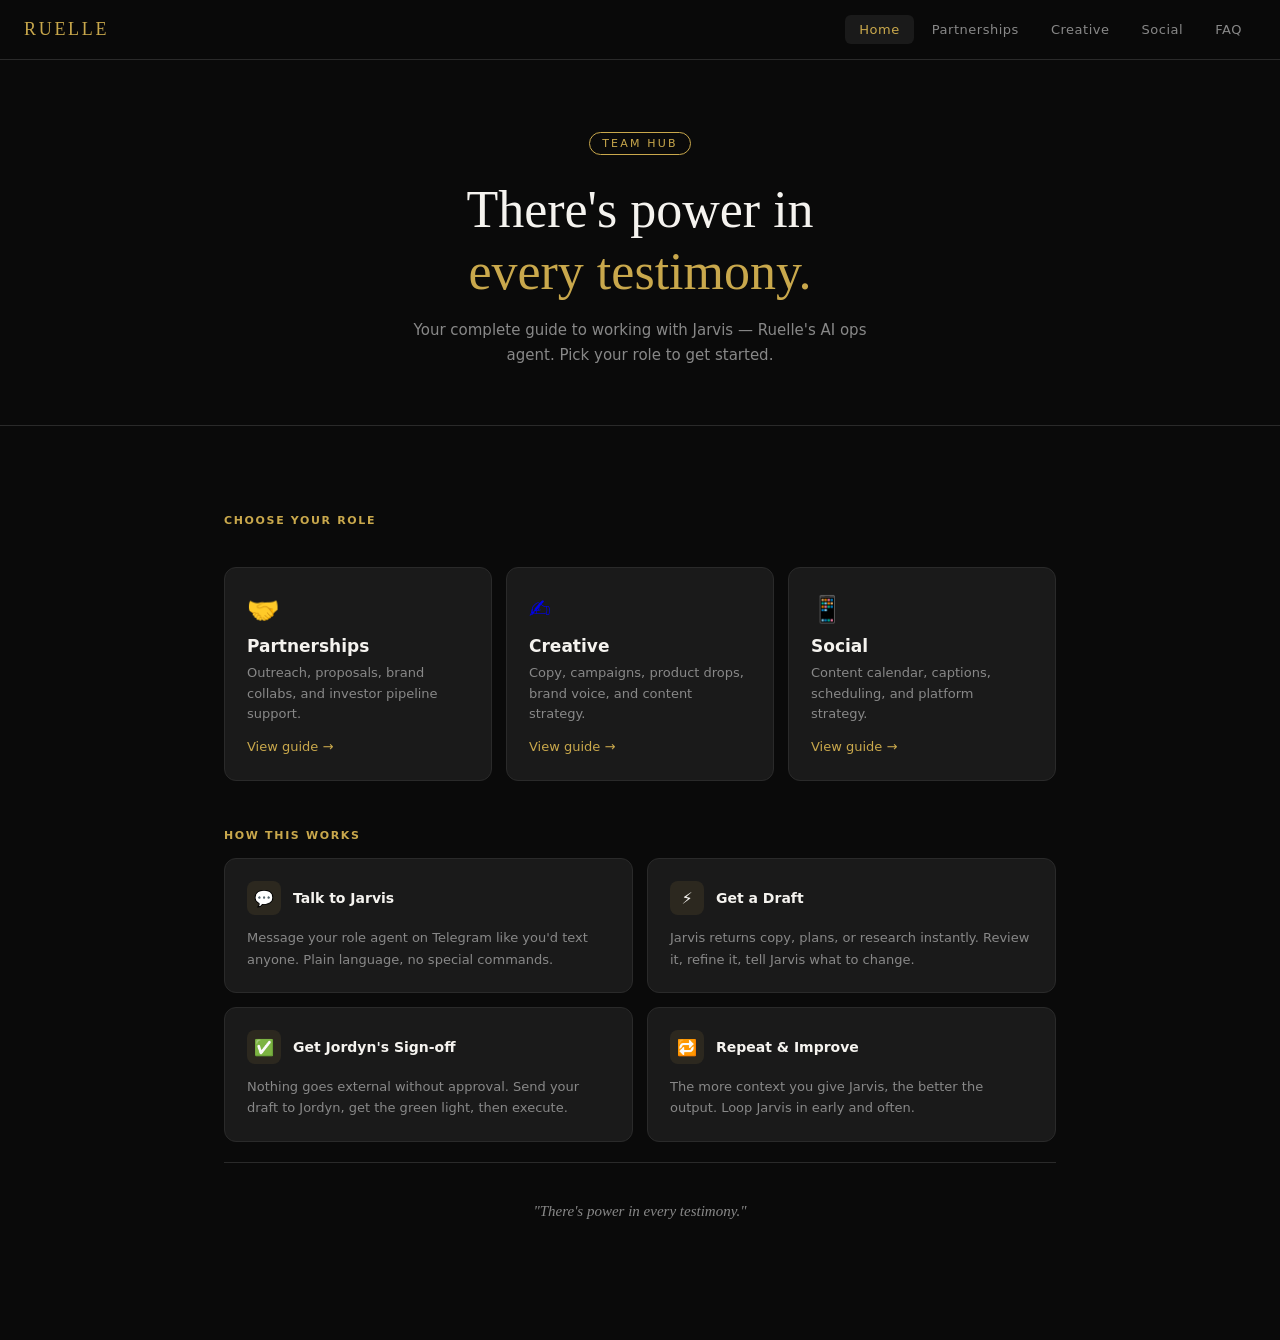
<file: index.html>
<!DOCTYPE html>
<html lang="en">
<head>
  <meta charset="UTF-8"/>
  <meta name="viewport" content="width=device-width, initial-scale=1.0"/>
  <title>Ruelle Team Hub</title>
  <link rel="stylesheet" href="_shared.css"/>
  <style>
    .hero { text-align: center; padding: 72px 24px 56px; border-bottom: 1px solid var(--border); }
    .hero-tag { display: inline-block; font-size: 11px; letter-spacing: 0.2em; text-transform: uppercase; color: var(--gold); border: 1px solid var(--gold); padding: 4px 12px; border-radius: 20px; margin-bottom: 24px; }
    .hero h1 { font-family: var(--font); font-size: clamp(30px, 5vw, 52px); font-weight: normal; line-height: 1.2; margin-bottom: 14px; }
    .hero h1 span { color: var(--gold); }
    .hero p { font-size: 15px; color: var(--muted); max-width: 480px; margin: 0 auto; line-height: 1.7; }
    .role-grid { display: grid; grid-template-columns: repeat(auto-fit, minmax(240px, 1fr)); gap: 14px; margin-top: 40px; }
    .role-card { background: var(--card); border: 1px solid var(--border); border-radius: 12px; padding: 26px 22px; transition: all 0.2s; text-decoration: none; display: block; }
    .role-card:hover { border-color: var(--gold); transform: translateY(-2px); }
    .role-card .role-emoji { font-size: 26px; margin-bottom: 12px; display: block; }
    .role-card h3 { font-size: 17px; font-weight: 600; margin-bottom: 7px; color: var(--white); }
    .role-card p { font-size: 13px; color: var(--muted); line-height: 1.6; }
    .role-card .go { color: var(--gold); font-size: 13px; margin-top: 14px; display: block; }
    .tagline { text-align: center; padding: 40px 24px; color: var(--muted); font-family: var(--font); font-style: italic; font-size: 15px; border-top: 1px solid var(--border); margin-top: 20px; }
  </style>
</head>
<body>
<nav>
  <a class="nav-logo" href="/ruelle-team-hub/">Ruelle</a>
  <div class="nav-links">
    <a class="nav-btn active" href="/ruelle-team-hub/">Home</a>
    <a class="nav-btn" href="/ruelle-team-hub/partnerships/">Partnerships</a>
    <a class="nav-btn" href="/ruelle-team-hub/creative/">Creative</a>
    <a class="nav-btn" href="/ruelle-team-hub/social/">Social</a>
    <a class="nav-btn" href="/ruelle-team-hub/faq/">FAQ</a>
  </div>
</nav>

<div class="hero">
  <div class="hero-tag">Team Hub</div>
  <h1>There's power in<br><span>every testimony.</span></h1>
  <p>Your complete guide to working with Jarvis — Ruelle's AI ops agent. Pick your role to get started.</p>
</div>

<div class="page">
  <div class="section-title">Choose Your Role</div>
  <div class="role-grid">
    <a class="role-card" href="/ruelle-team-hub/partnerships/">
      <span class="role-emoji">🤝</span>
      <h3>Partnerships</h3>
      <p>Outreach, proposals, brand collabs, and investor pipeline support.</p>
      <span class="go">View guide →</span>
    </a>
    <a class="role-card" href="/ruelle-team-hub/creative/">
      <span class="role-emoji">✍️</span>
      <h3>Creative</h3>
      <p>Copy, campaigns, product drops, brand voice, and content strategy.</p>
      <span class="go">View guide →</span>
    </a>
    <a class="role-card" href="/ruelle-team-hub/social/">
      <span class="role-emoji">📱</span>
      <h3>Social</h3>
      <p>Content calendar, captions, scheduling, and platform strategy.</p>
      <span class="go">View guide →</span>
    </a>
  </div>

  <div class="section-title" style="margin-top:48px;">How This Works</div>
  <div class="cards cards-2">
    <div class="card"><div class="card-header"><div class="card-icon">💬</div><h3>Talk to Jarvis</h3></div><p>Message your role agent on Telegram like you'd text anyone. Plain language, no special commands.</p></div>
    <div class="card"><div class="card-header"><div class="card-icon">⚡</div><h3>Get a Draft</h3></div><p>Jarvis returns copy, plans, or research instantly. Review it, refine it, tell Jarvis what to change.</p></div>
    <div class="card"><div class="card-header"><div class="card-icon">✅</div><h3>Get Jordyn's Sign-off</h3></div><p>Nothing goes external without approval. Send your draft to Jordyn, get the green light, then execute.</p></div>
    <div class="card"><div class="card-header"><div class="card-icon">🔁</div><h3>Repeat & Improve</h3></div><p>The more context you give Jarvis, the better the output. Loop Jarvis in early and often.</p></div>
  </div>

  <div class="tagline">"There's power in every testimony."</div>
</div>
</body>
</html>
</file>
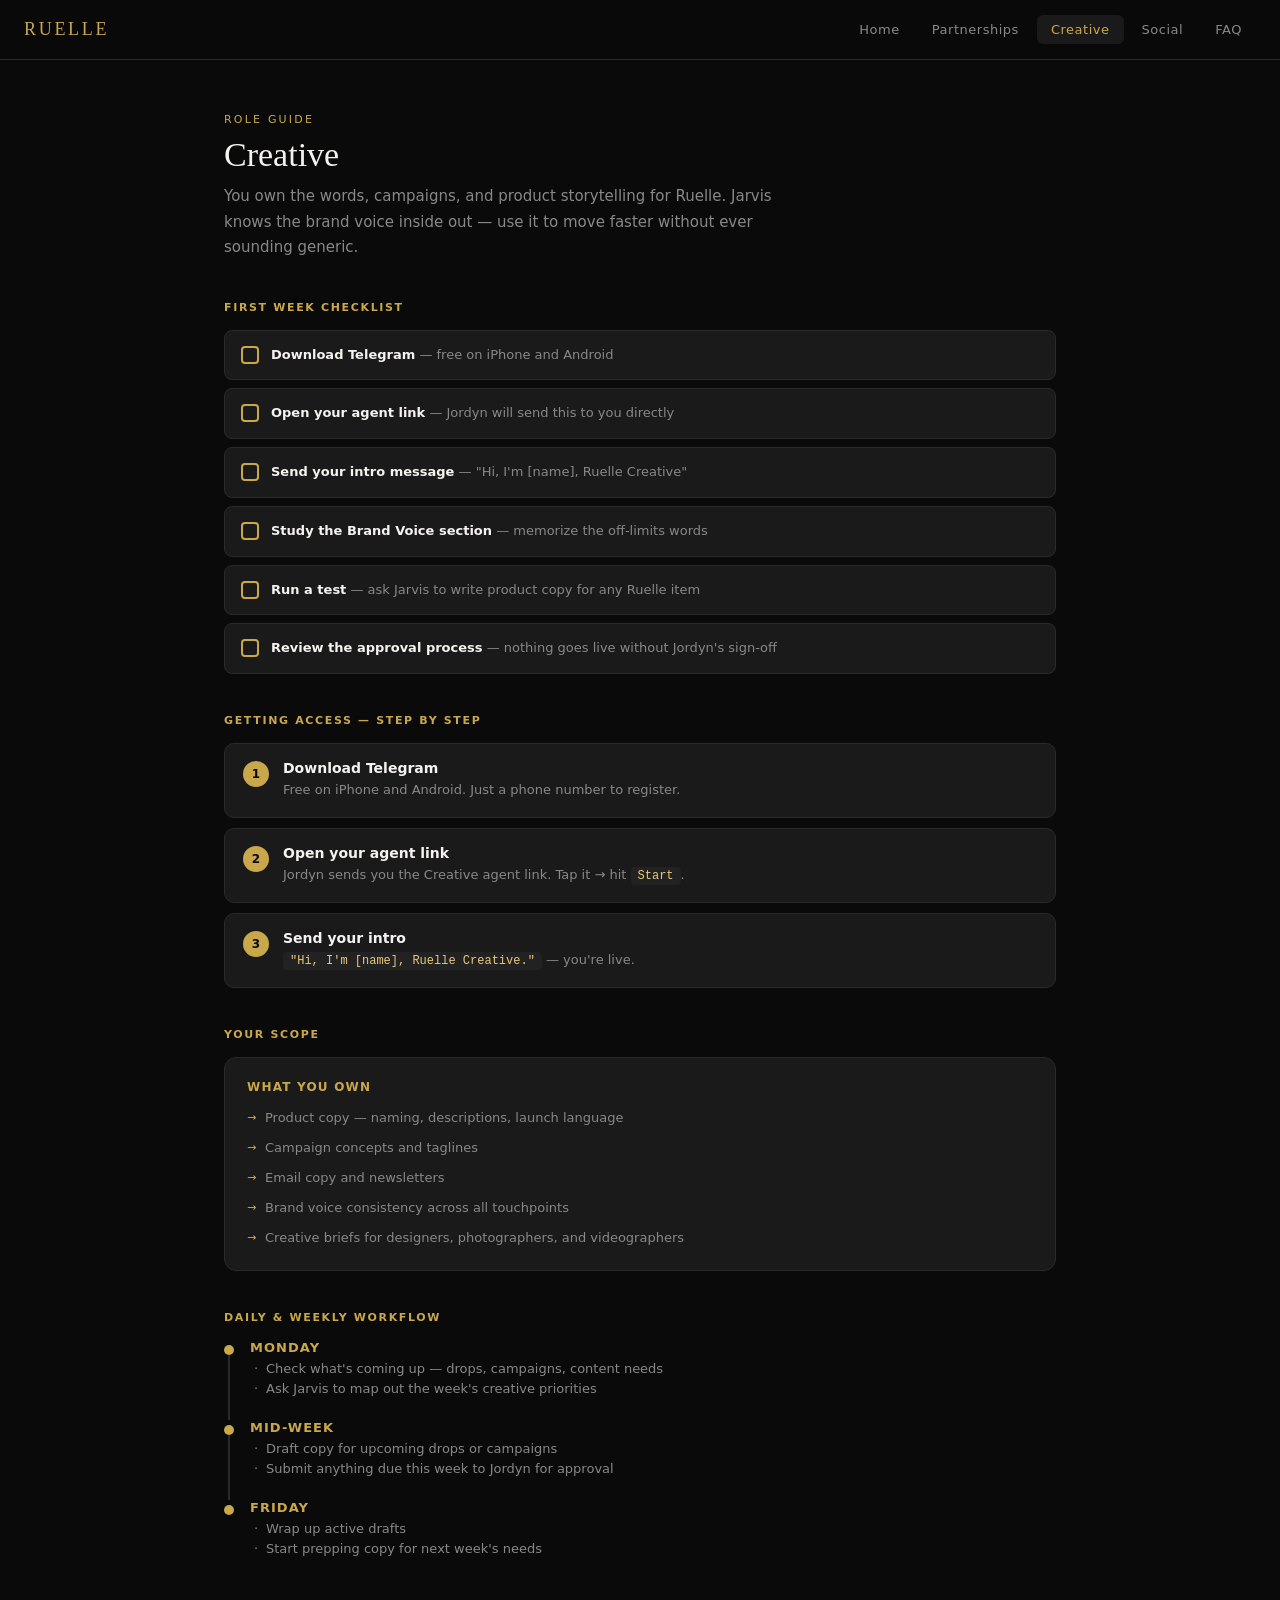
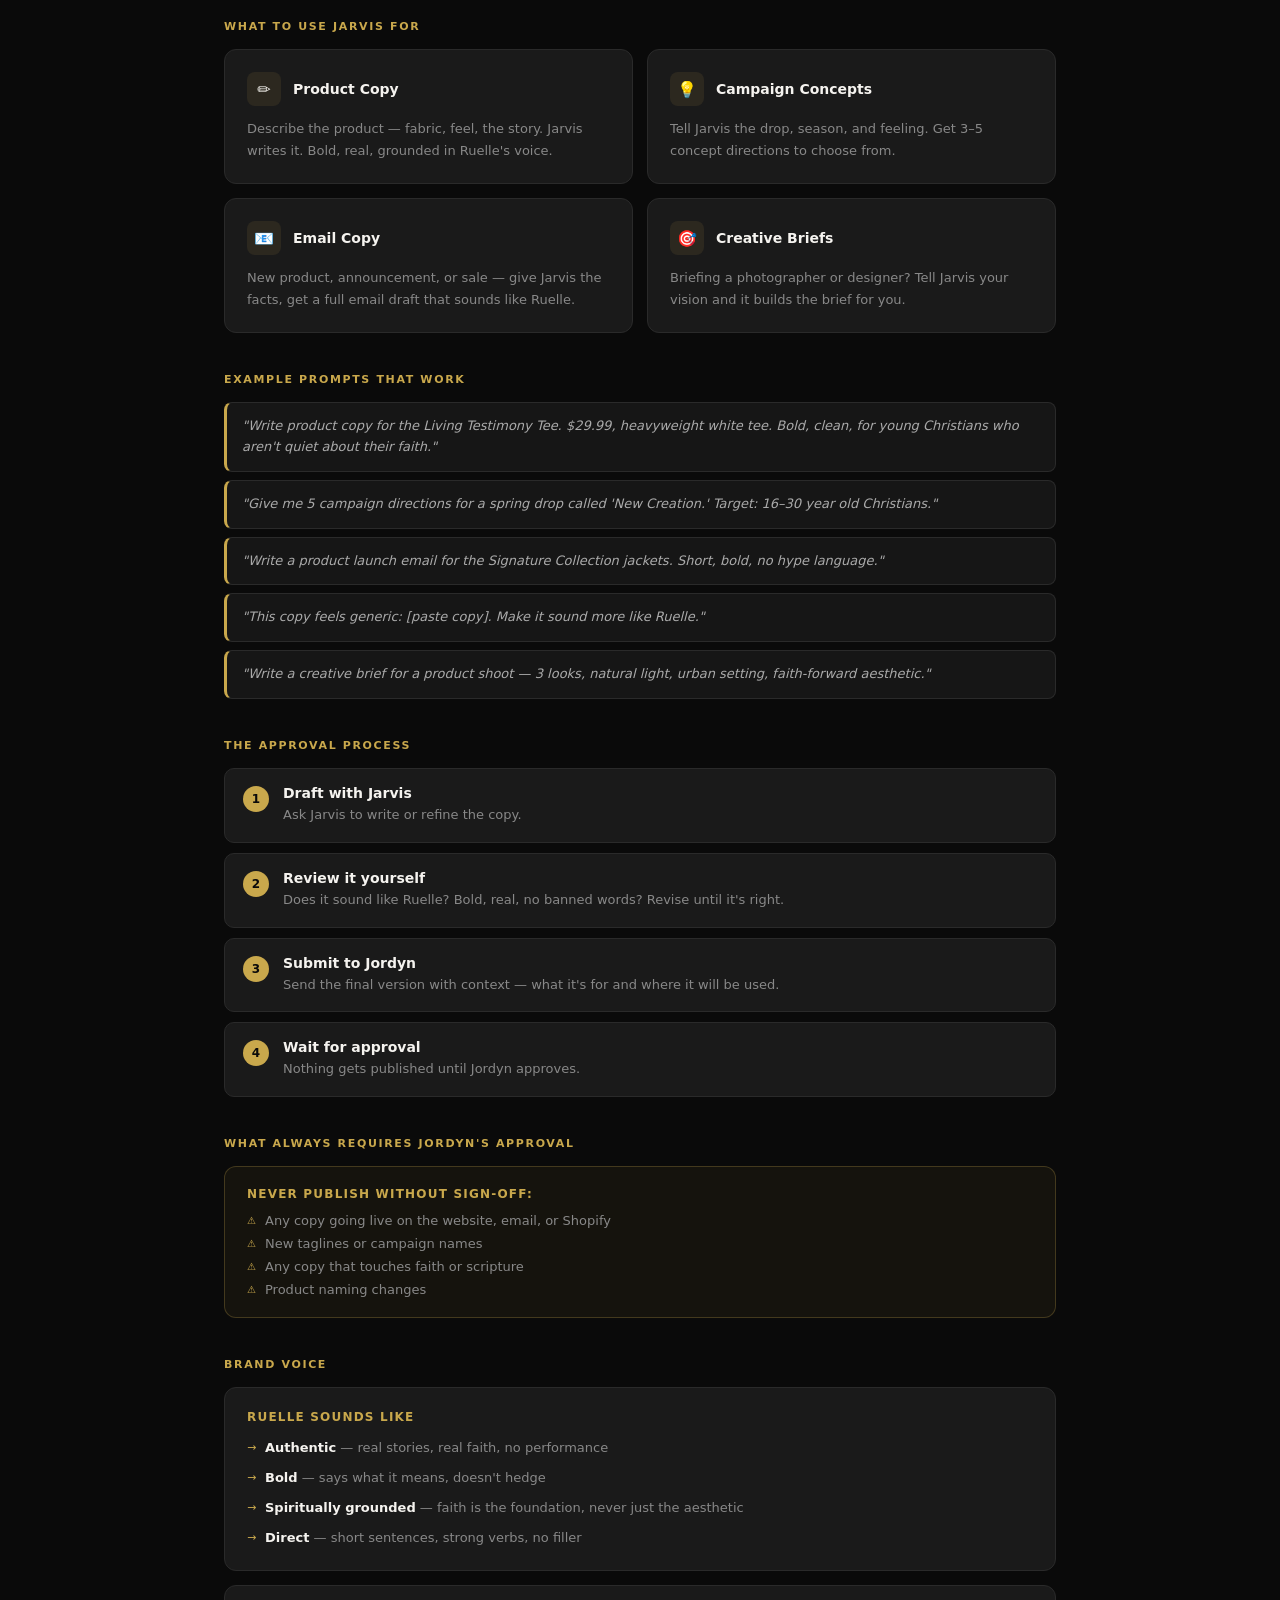
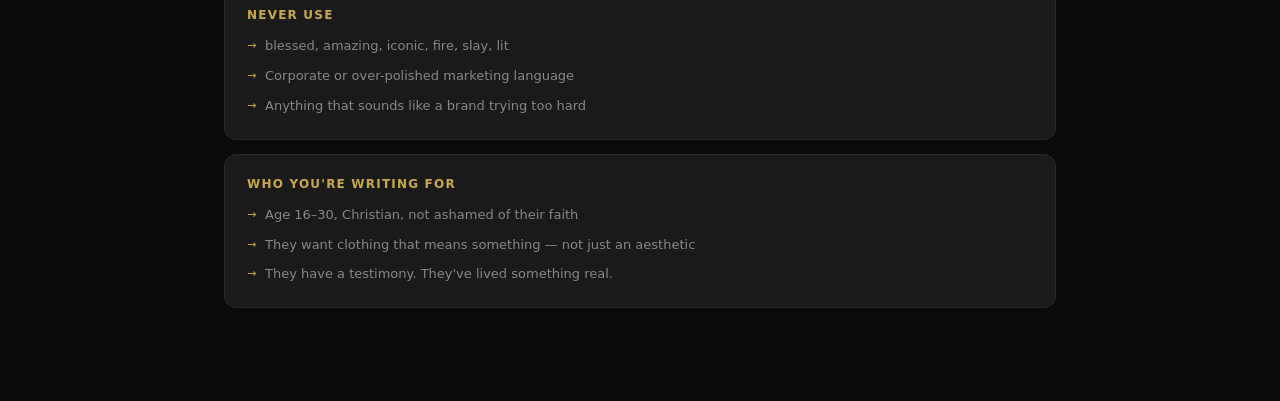
<file: creative/index.html>
<!DOCTYPE html>
<html lang="en">
<head>
  <meta charset="UTF-8"/>
  <meta name="viewport" content="width=device-width, initial-scale=1.0"/>
  <title>Creative — Ruelle Team Hub</title>
  <link rel="stylesheet" href="../_shared.css"/>
</head>
<body>
<nav>
  <a class="nav-logo" href="/ruelle-team-hub/">Ruelle</a>
  <div class="nav-links">
    <a class="nav-btn" href="/ruelle-team-hub/">Home</a>
    <a class="nav-btn" href="/ruelle-team-hub/partnerships/">Partnerships</a>
    <a class="nav-btn active" href="/ruelle-team-hub/creative/">Creative</a>
    <a class="nav-btn" href="/ruelle-team-hub/social/">Social</a>
    <a class="nav-btn" href="/ruelle-team-hub/faq/">FAQ</a>
  </div>
</nav>

<div class="page">
  <div class="section-header">
    <div class="role-tag">Role Guide</div>
    <h2>Creative</h2>
    <p>You own the words, campaigns, and product storytelling for Ruelle. Jarvis knows the brand voice inside out — use it to move faster without ever sounding generic.</p>
  </div>

  <div class="section-title">First Week Checklist</div>
  <div class="checklist">
    <div class="check-item"><div class="check-box"></div><p><strong>Download Telegram</strong> — free on iPhone and Android</p></div>
    <div class="check-item"><div class="check-box"></div><p><strong>Open your agent link</strong> — Jordyn will send this to you directly</p></div>
    <div class="check-item"><div class="check-box"></div><p><strong>Send your intro message</strong> — "Hi, I'm [name], Ruelle Creative"</p></div>
    <div class="check-item"><div class="check-box"></div><p><strong>Study the Brand Voice section</strong> — memorize the off-limits words</p></div>
    <div class="check-item"><div class="check-box"></div><p><strong>Run a test</strong> — ask Jarvis to write product copy for any Ruelle item</p></div>
    <div class="check-item"><div class="check-box"></div><p><strong>Review the approval process</strong> — nothing goes live without Jordyn's sign-off</p></div>
  </div>

  <div class="section-title">Getting Access — Step by Step</div>
  <div class="steps">
    <div class="step"><div class="step-num">1</div><div class="step-content"><h4>Download Telegram</h4><p>Free on iPhone and Android. Just a phone number to register.</p></div></div>
    <div class="step"><div class="step-num">2</div><div class="step-content"><h4>Open your agent link</h4><p>Jordyn sends you the Creative agent link. Tap it → hit <code>Start</code>.</p></div></div>
    <div class="step"><div class="step-num">3</div><div class="step-content"><h4>Send your intro</h4><p><code>"Hi, I'm [name], Ruelle Creative."</code> — you're live.</p></div></div>
  </div>

  <div class="section-title">Your Scope</div>
  <div class="list-card">
    <h3>What You Own</h3>
    <ul>
      <li>Product copy — naming, descriptions, launch language</li>
      <li>Campaign concepts and taglines</li>
      <li>Email copy and newsletters</li>
      <li>Brand voice consistency across all touchpoints</li>
      <li>Creative briefs for designers, photographers, and videographers</li>
    </ul>
  </div>

  <div class="section-title">Daily & Weekly Workflow</div>
  <div class="workflow">
    <div class="wf-day"><div class="wf-line"><div class="wf-dot"></div><div class="wf-bar"></div></div><div class="wf-content"><h4>Monday</h4><ul><li>Check what's coming up — drops, campaigns, content needs</li><li>Ask Jarvis to map out the week's creative priorities</li></ul></div></div>
    <div class="wf-day"><div class="wf-line"><div class="wf-dot"></div><div class="wf-bar"></div></div><div class="wf-content"><h4>Mid-Week</h4><ul><li>Draft copy for upcoming drops or campaigns</li><li>Submit anything due this week to Jordyn for approval</li></ul></div></div>
    <div class="wf-day"><div class="wf-line"><div class="wf-dot"></div><div class="wf-bar"></div></div><div class="wf-content"><h4>Friday</h4><ul><li>Wrap up active drafts</li><li>Start prepping copy for next week's needs</li></ul></div></div>
  </div>

  <div class="section-title">What to Use Jarvis For</div>
  <div class="cards cards-2">
    <div class="card"><div class="card-header"><div class="card-icon">✏️</div><h3>Product Copy</h3></div><p>Describe the product — fabric, feel, the story. Jarvis writes it. Bold, real, grounded in Ruelle's voice.</p></div>
    <div class="card"><div class="card-header"><div class="card-icon">💡</div><h3>Campaign Concepts</h3></div><p>Tell Jarvis the drop, season, and feeling. Get 3–5 concept directions to choose from.</p></div>
    <div class="card"><div class="card-header"><div class="card-icon">📧</div><h3>Email Copy</h3></div><p>New product, announcement, or sale — give Jarvis the facts, get a full email draft that sounds like Ruelle.</p></div>
    <div class="card"><div class="card-header"><div class="card-icon">🎯</div><h3>Creative Briefs</h3></div><p>Briefing a photographer or designer? Tell Jarvis your vision and it builds the brief for you.</p></div>
  </div>

  <div class="section-title">Example Prompts That Work</div>
  <div class="prompt-grid">
    <div class="prompt">"Write product copy for the Living Testimony Tee. $29.99, heavyweight white tee. Bold, clean, for young Christians who aren't quiet about their faith."</div>
    <div class="prompt">"Give me 5 campaign directions for a spring drop called 'New Creation.' Target: 16–30 year old Christians."</div>
    <div class="prompt">"Write a product launch email for the Signature Collection jackets. Short, bold, no hype language."</div>
    <div class="prompt">"This copy feels generic: [paste copy]. Make it sound more like Ruelle."</div>
    <div class="prompt">"Write a creative brief for a product shoot — 3 looks, natural light, urban setting, faith-forward aesthetic."</div>
  </div>

  <div class="section-title">The Approval Process</div>
  <div class="steps">
    <div class="step"><div class="step-num">1</div><div class="step-content"><h4>Draft with Jarvis</h4><p>Ask Jarvis to write or refine the copy.</p></div></div>
    <div class="step"><div class="step-num">2</div><div class="step-content"><h4>Review it yourself</h4><p>Does it sound like Ruelle? Bold, real, no banned words? Revise until it's right.</p></div></div>
    <div class="step"><div class="step-num">3</div><div class="step-content"><h4>Submit to Jordyn</h4><p>Send the final version with context — what it's for and where it will be used.</p></div></div>
    <div class="step"><div class="step-num">4</div><div class="step-content"><h4>Wait for approval</h4><p>Nothing gets published until Jordyn approves.</p></div></div>
  </div>

  <div class="section-title">What Always Requires Jordyn's Approval</div>
  <div class="approval-box">
    <h3>Never publish without sign-off:</h3>
    <ul>
      <li>Any copy going live on the website, email, or Shopify</li>
      <li>New taglines or campaign names</li>
      <li>Any copy that touches faith or scripture</li>
      <li>Product naming changes</li>
    </ul>
  </div>

  <div class="section-title">Brand Voice</div>
  <div class="list-card">
    <h3>Ruelle Sounds Like</h3>
    <ul>
      <li><strong>Authentic</strong> — real stories, real faith, no performance</li>
      <li><strong>Bold</strong> — says what it means, doesn't hedge</li>
      <li><strong>Spiritually grounded</strong> — faith is the foundation, never just the aesthetic</li>
      <li><strong>Direct</strong> — short sentences, strong verbs, no filler</li>
    </ul>
  </div>
  <div class="list-card">
    <h3>Never Use</h3>
    <ul>
      <li>blessed, amazing, iconic, fire, slay, lit</li>
      <li>Corporate or over-polished marketing language</li>
      <li>Anything that sounds like a brand trying too hard</li>
    </ul>
  </div>
  <div class="list-card">
    <h3>Who You're Writing For</h3>
    <ul>
      <li>Age 16–30, Christian, not ashamed of their faith</li>
      <li>They want clothing that means something — not just an aesthetic</li>
      <li>They have a testimony. They've lived something real.</li>
    </ul>
  </div>
</div>
</body>
</html>
</file>
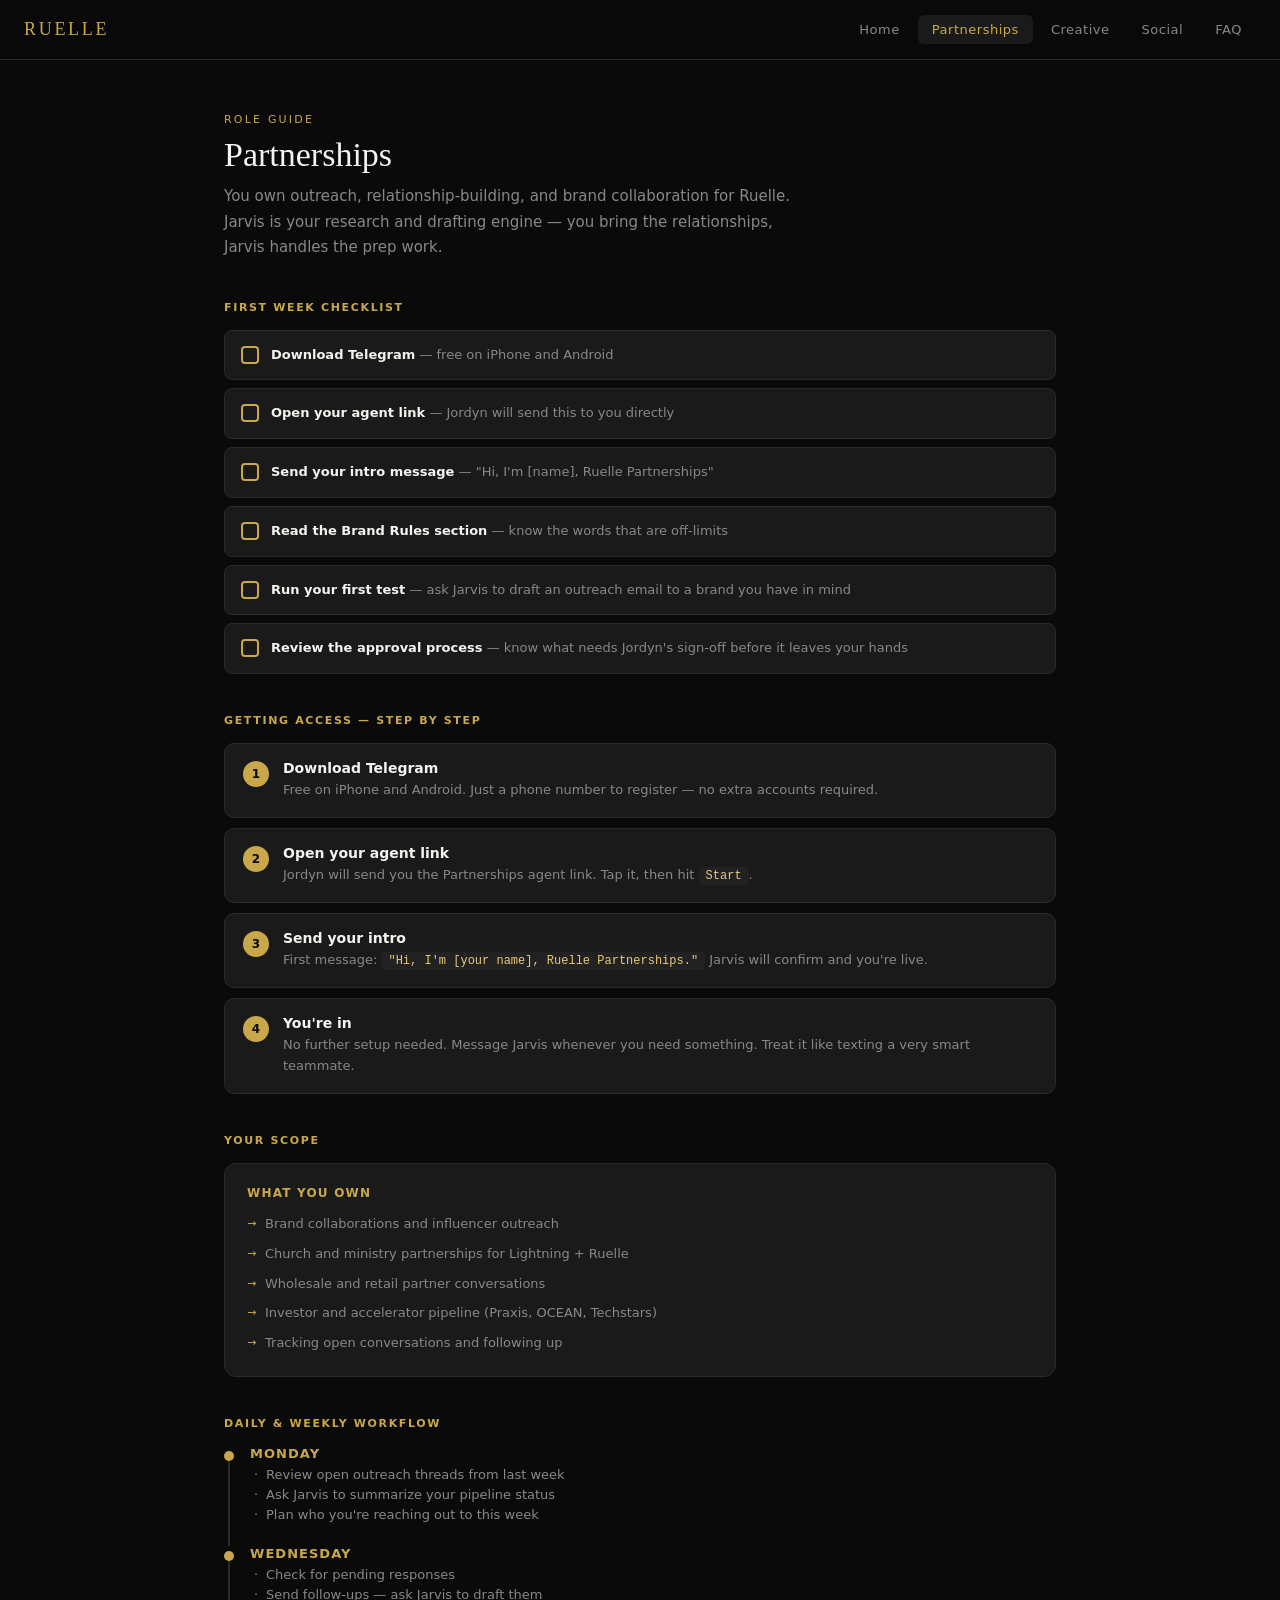
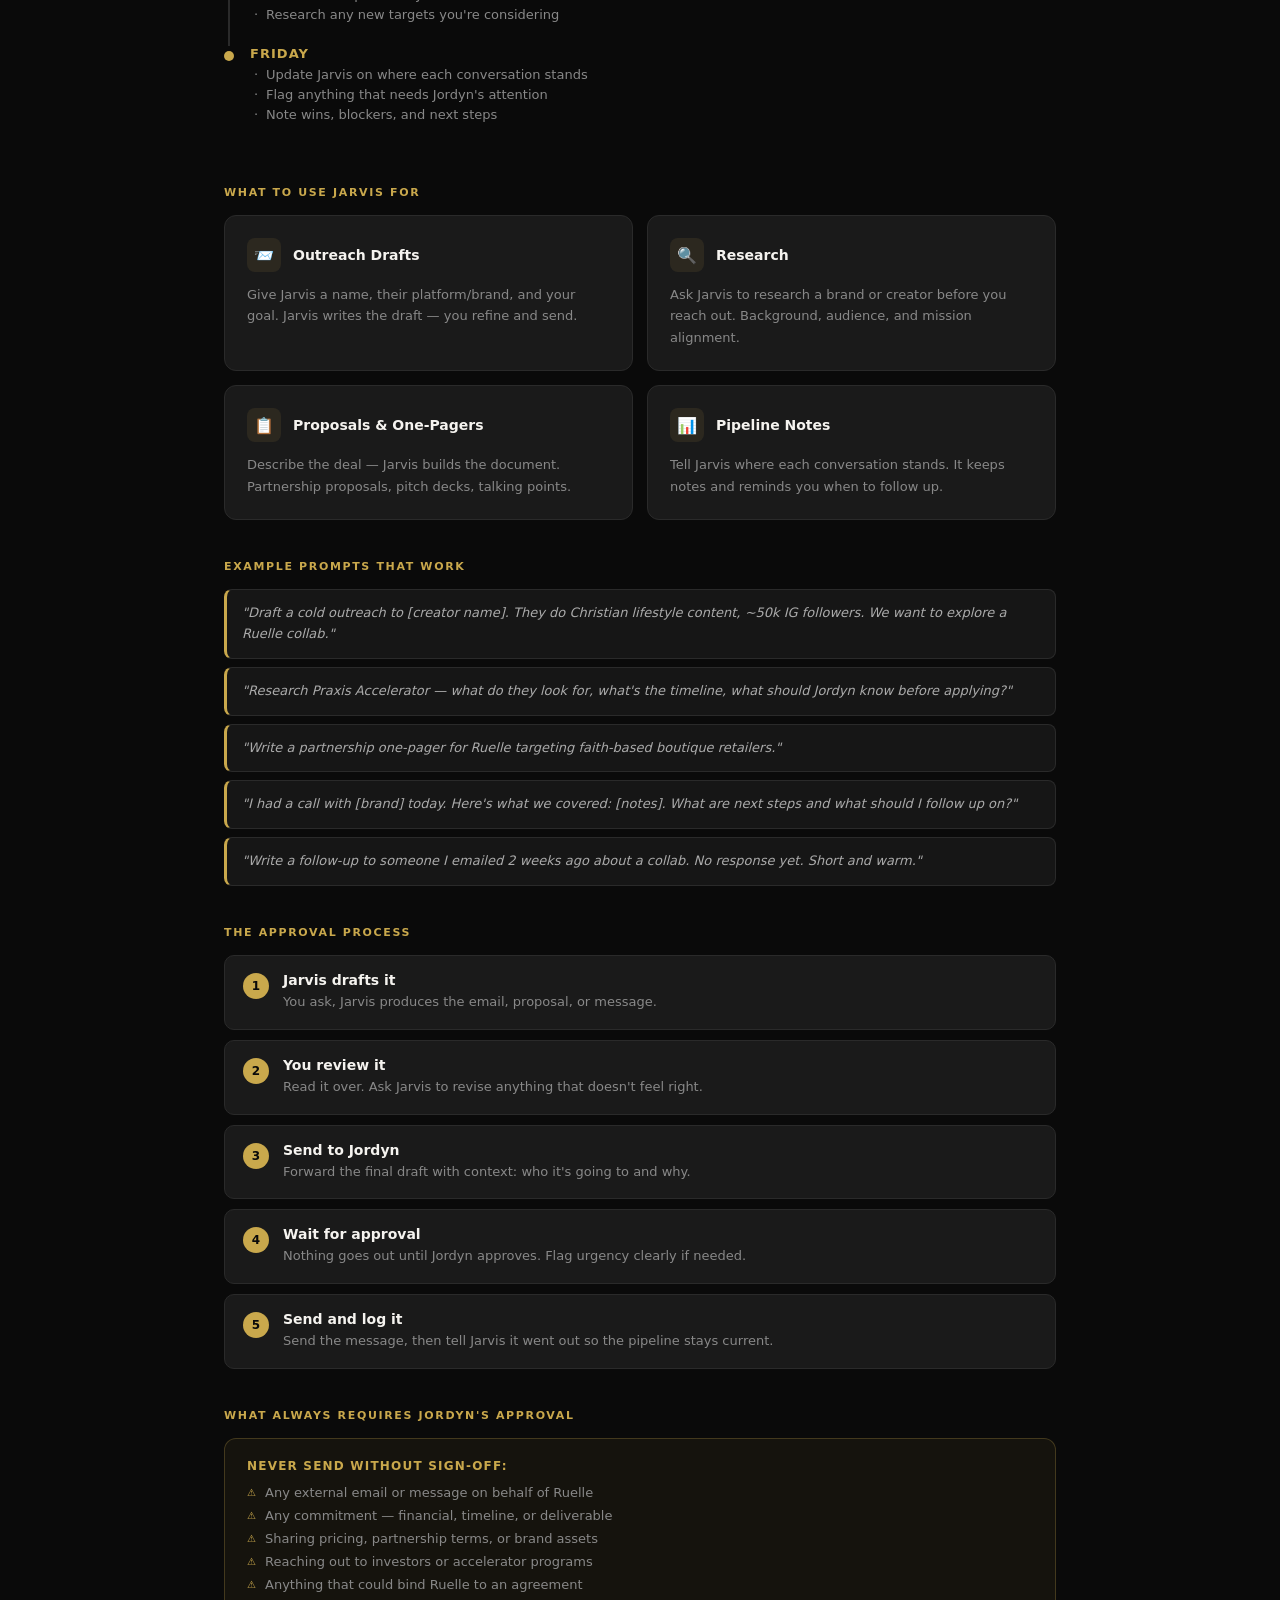
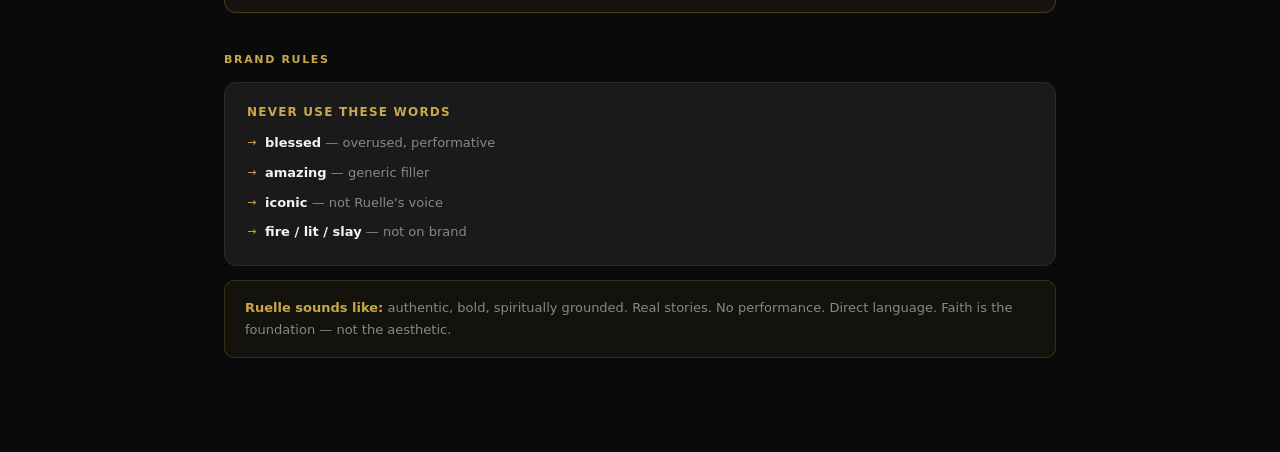
<file: partnerships/index.html>
<!DOCTYPE html>
<html lang="en">
<head>
  <meta charset="UTF-8"/>
  <meta name="viewport" content="width=device-width, initial-scale=1.0"/>
  <title>Partnerships — Ruelle Team Hub</title>
  <link rel="stylesheet" href="../_shared.css"/>
</head>
<body>
<nav>
  <a class="nav-logo" href="/ruelle-team-hub/">Ruelle</a>
  <div class="nav-links">
    <a class="nav-btn" href="/ruelle-team-hub/">Home</a>
    <a class="nav-btn active" href="/ruelle-team-hub/partnerships/">Partnerships</a>
    <a class="nav-btn" href="/ruelle-team-hub/creative/">Creative</a>
    <a class="nav-btn" href="/ruelle-team-hub/social/">Social</a>
    <a class="nav-btn" href="/ruelle-team-hub/faq/">FAQ</a>
  </div>
</nav>

<div class="page">
  <div class="section-header">
    <div class="role-tag">Role Guide</div>
    <h2>Partnerships</h2>
    <p>You own outreach, relationship-building, and brand collaboration for Ruelle. Jarvis is your research and drafting engine — you bring the relationships, Jarvis handles the prep work.</p>
  </div>

  <div class="section-title">First Week Checklist</div>
  <div class="checklist">
    <div class="check-item"><div class="check-box"></div><p><strong>Download Telegram</strong> — free on iPhone and Android</p></div>
    <div class="check-item"><div class="check-box"></div><p><strong>Open your agent link</strong> — Jordyn will send this to you directly</p></div>
    <div class="check-item"><div class="check-box"></div><p><strong>Send your intro message</strong> — "Hi, I'm [name], Ruelle Partnerships"</p></div>
    <div class="check-item"><div class="check-box"></div><p><strong>Read the Brand Rules section</strong> — know the words that are off-limits</p></div>
    <div class="check-item"><div class="check-box"></div><p><strong>Run your first test</strong> — ask Jarvis to draft an outreach email to a brand you have in mind</p></div>
    <div class="check-item"><div class="check-box"></div><p><strong>Review the approval process</strong> — know what needs Jordyn's sign-off before it leaves your hands</p></div>
  </div>

  <div class="section-title">Getting Access — Step by Step</div>
  <div class="steps">
    <div class="step"><div class="step-num">1</div><div class="step-content"><h4>Download Telegram</h4><p>Free on iPhone and Android. Just a phone number to register — no extra accounts required.</p></div></div>
    <div class="step"><div class="step-num">2</div><div class="step-content"><h4>Open your agent link</h4><p>Jordyn will send you the Partnerships agent link. Tap it, then hit <code>Start</code>.</p></div></div>
    <div class="step"><div class="step-num">3</div><div class="step-content"><h4>Send your intro</h4><p>First message: <code>"Hi, I'm [your name], Ruelle Partnerships."</code> Jarvis will confirm and you're live.</p></div></div>
    <div class="step"><div class="step-num">4</div><div class="step-content"><h4>You're in</h4><p>No further setup needed. Message Jarvis whenever you need something. Treat it like texting a very smart teammate.</p></div></div>
  </div>

  <div class="section-title">Your Scope</div>
  <div class="list-card">
    <h3>What You Own</h3>
    <ul>
      <li>Brand collaborations and influencer outreach</li>
      <li>Church and ministry partnerships for Lightning + Ruelle</li>
      <li>Wholesale and retail partner conversations</li>
      <li>Investor and accelerator pipeline (Praxis, OCEAN, Techstars)</li>
      <li>Tracking open conversations and following up</li>
    </ul>
  </div>

  <div class="section-title">Daily & Weekly Workflow</div>
  <div class="workflow">
    <div class="wf-day"><div class="wf-line"><div class="wf-dot"></div><div class="wf-bar"></div></div><div class="wf-content"><h4>Monday</h4><ul><li>Review open outreach threads from last week</li><li>Ask Jarvis to summarize your pipeline status</li><li>Plan who you're reaching out to this week</li></ul></div></div>
    <div class="wf-day"><div class="wf-line"><div class="wf-dot"></div><div class="wf-bar"></div></div><div class="wf-content"><h4>Wednesday</h4><ul><li>Check for pending responses</li><li>Send follow-ups — ask Jarvis to draft them</li><li>Research any new targets you're considering</li></ul></div></div>
    <div class="wf-day"><div class="wf-line"><div class="wf-dot"></div><div class="wf-bar"></div></div><div class="wf-content"><h4>Friday</h4><ul><li>Update Jarvis on where each conversation stands</li><li>Flag anything that needs Jordyn's attention</li><li>Note wins, blockers, and next steps</li></ul></div></div>
  </div>

  <div class="section-title">What to Use Jarvis For</div>
  <div class="cards cards-2">
    <div class="card"><div class="card-header"><div class="card-icon">📨</div><h3>Outreach Drafts</h3></div><p>Give Jarvis a name, their platform/brand, and your goal. Jarvis writes the draft — you refine and send.</p></div>
    <div class="card"><div class="card-header"><div class="card-icon">🔍</div><h3>Research</h3></div><p>Ask Jarvis to research a brand or creator before you reach out. Background, audience, and mission alignment.</p></div>
    <div class="card"><div class="card-header"><div class="card-icon">📋</div><h3>Proposals & One-Pagers</h3></div><p>Describe the deal — Jarvis builds the document. Partnership proposals, pitch decks, talking points.</p></div>
    <div class="card"><div class="card-header"><div class="card-icon">📊</div><h3>Pipeline Notes</h3></div><p>Tell Jarvis where each conversation stands. It keeps notes and reminds you when to follow up.</p></div>
  </div>

  <div class="section-title">Example Prompts That Work</div>
  <div class="prompt-grid">
    <div class="prompt">"Draft a cold outreach to [creator name]. They do Christian lifestyle content, ~50k IG followers. We want to explore a Ruelle collab."</div>
    <div class="prompt">"Research Praxis Accelerator — what do they look for, what's the timeline, what should Jordyn know before applying?"</div>
    <div class="prompt">"Write a partnership one-pager for Ruelle targeting faith-based boutique retailers."</div>
    <div class="prompt">"I had a call with [brand] today. Here's what we covered: [notes]. What are next steps and what should I follow up on?"</div>
    <div class="prompt">"Write a follow-up to someone I emailed 2 weeks ago about a collab. No response yet. Short and warm."</div>
  </div>

  <div class="section-title">The Approval Process</div>
  <div class="steps">
    <div class="step"><div class="step-num">1</div><div class="step-content"><h4>Jarvis drafts it</h4><p>You ask, Jarvis produces the email, proposal, or message.</p></div></div>
    <div class="step"><div class="step-num">2</div><div class="step-content"><h4>You review it</h4><p>Read it over. Ask Jarvis to revise anything that doesn't feel right.</p></div></div>
    <div class="step"><div class="step-num">3</div><div class="step-content"><h4>Send to Jordyn</h4><p>Forward the final draft with context: who it's going to and why.</p></div></div>
    <div class="step"><div class="step-num">4</div><div class="step-content"><h4>Wait for approval</h4><p>Nothing goes out until Jordyn approves. Flag urgency clearly if needed.</p></div></div>
    <div class="step"><div class="step-num">5</div><div class="step-content"><h4>Send and log it</h4><p>Send the message, then tell Jarvis it went out so the pipeline stays current.</p></div></div>
  </div>

  <div class="section-title">What Always Requires Jordyn's Approval</div>
  <div class="approval-box">
    <h3>Never send without sign-off:</h3>
    <ul>
      <li>Any external email or message on behalf of Ruelle</li>
      <li>Any commitment — financial, timeline, or deliverable</li>
      <li>Sharing pricing, partnership terms, or brand assets</li>
      <li>Reaching out to investors or accelerator programs</li>
      <li>Anything that could bind Ruelle to an agreement</li>
    </ul>
  </div>

  <div class="section-title">Brand Rules</div>
  <div class="list-card">
    <h3>Never Use These Words</h3>
    <ul>
      <li><strong>blessed</strong> — overused, performative</li>
      <li><strong>amazing</strong> — generic filler</li>
      <li><strong>iconic</strong> — not Ruelle's voice</li>
      <li><strong>fire / lit / slay</strong> — not on brand</li>
    </ul>
  </div>
  <div class="tip-box"><strong>Ruelle sounds like:</strong> authentic, bold, spiritually grounded. Real stories. No performance. Direct language. Faith is the foundation — not the aesthetic.</div>
</div>
<script>function toggleFaq(btn){const a=btn.nextElementSibling;const o=a.classList.contains('open');btn.classList.toggle('open',!o);a.classList.toggle('open',!o);}</script>
</body>
</html>
</file>
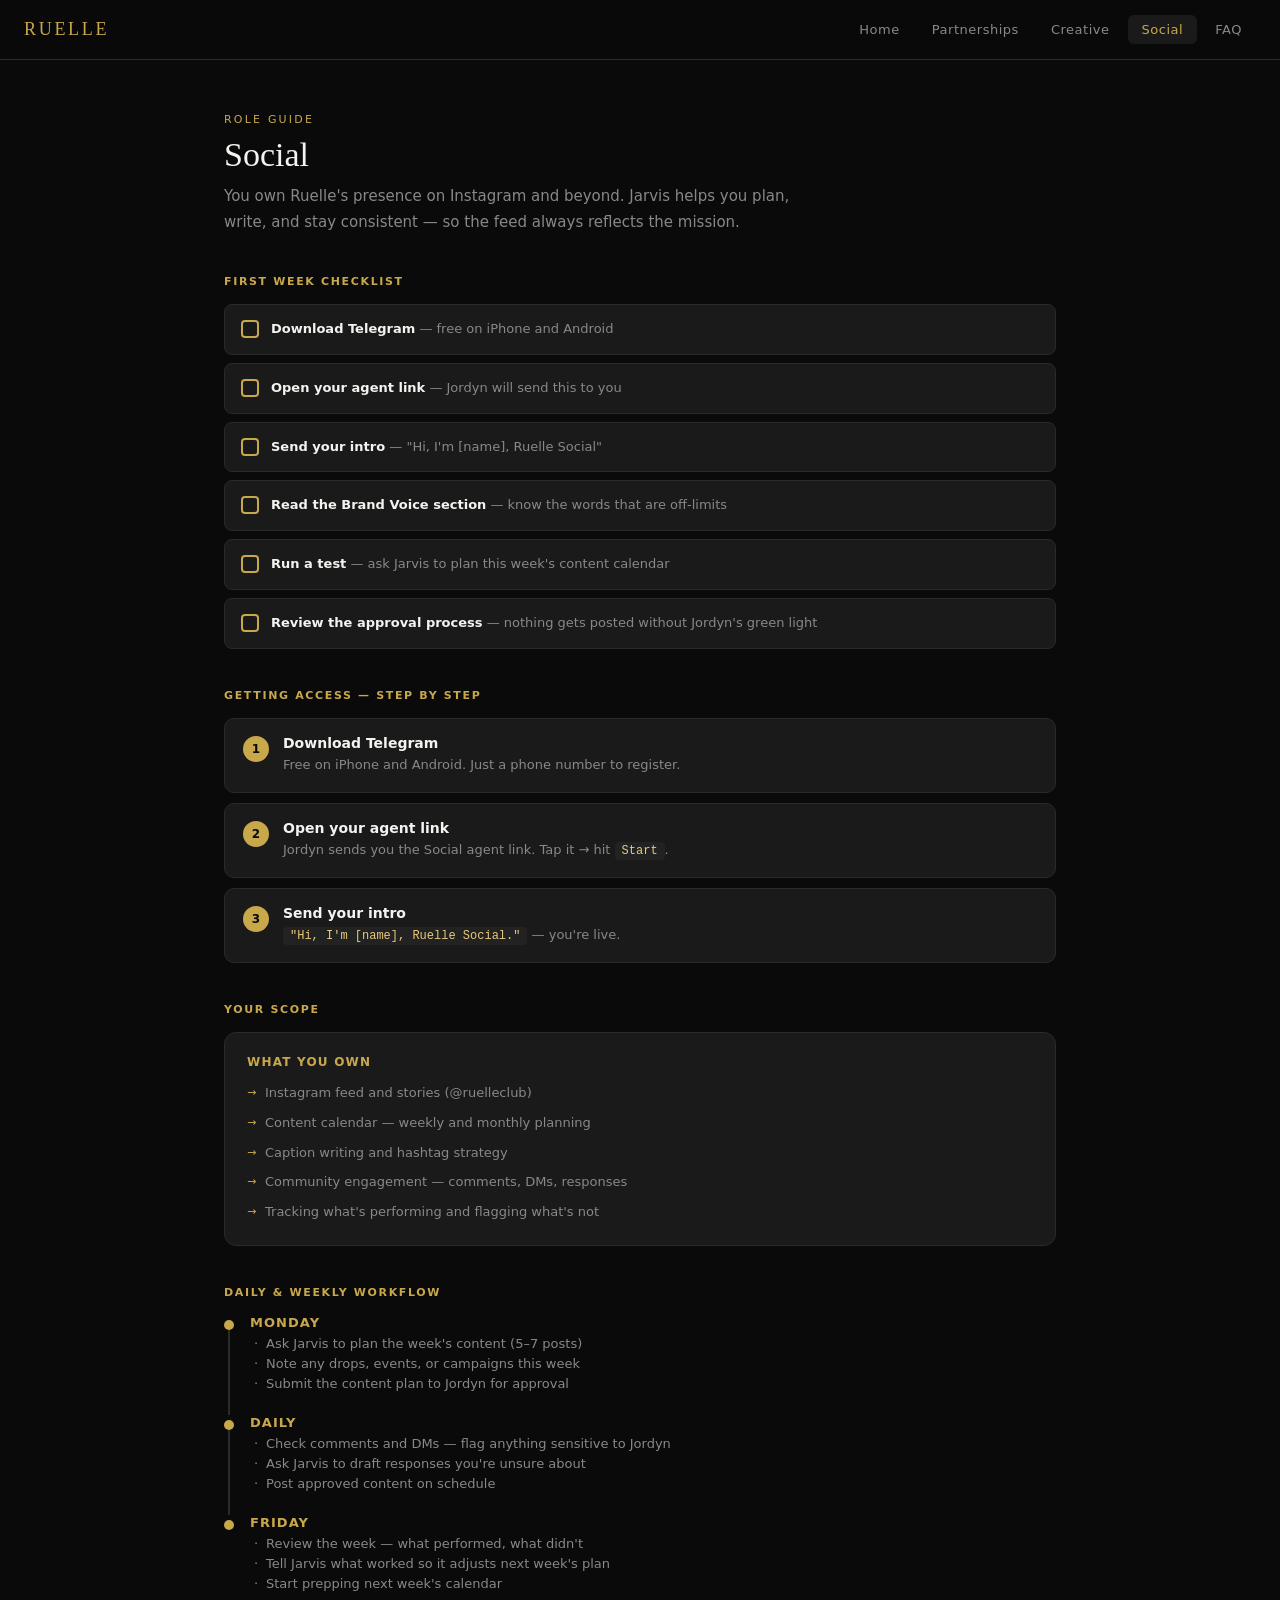
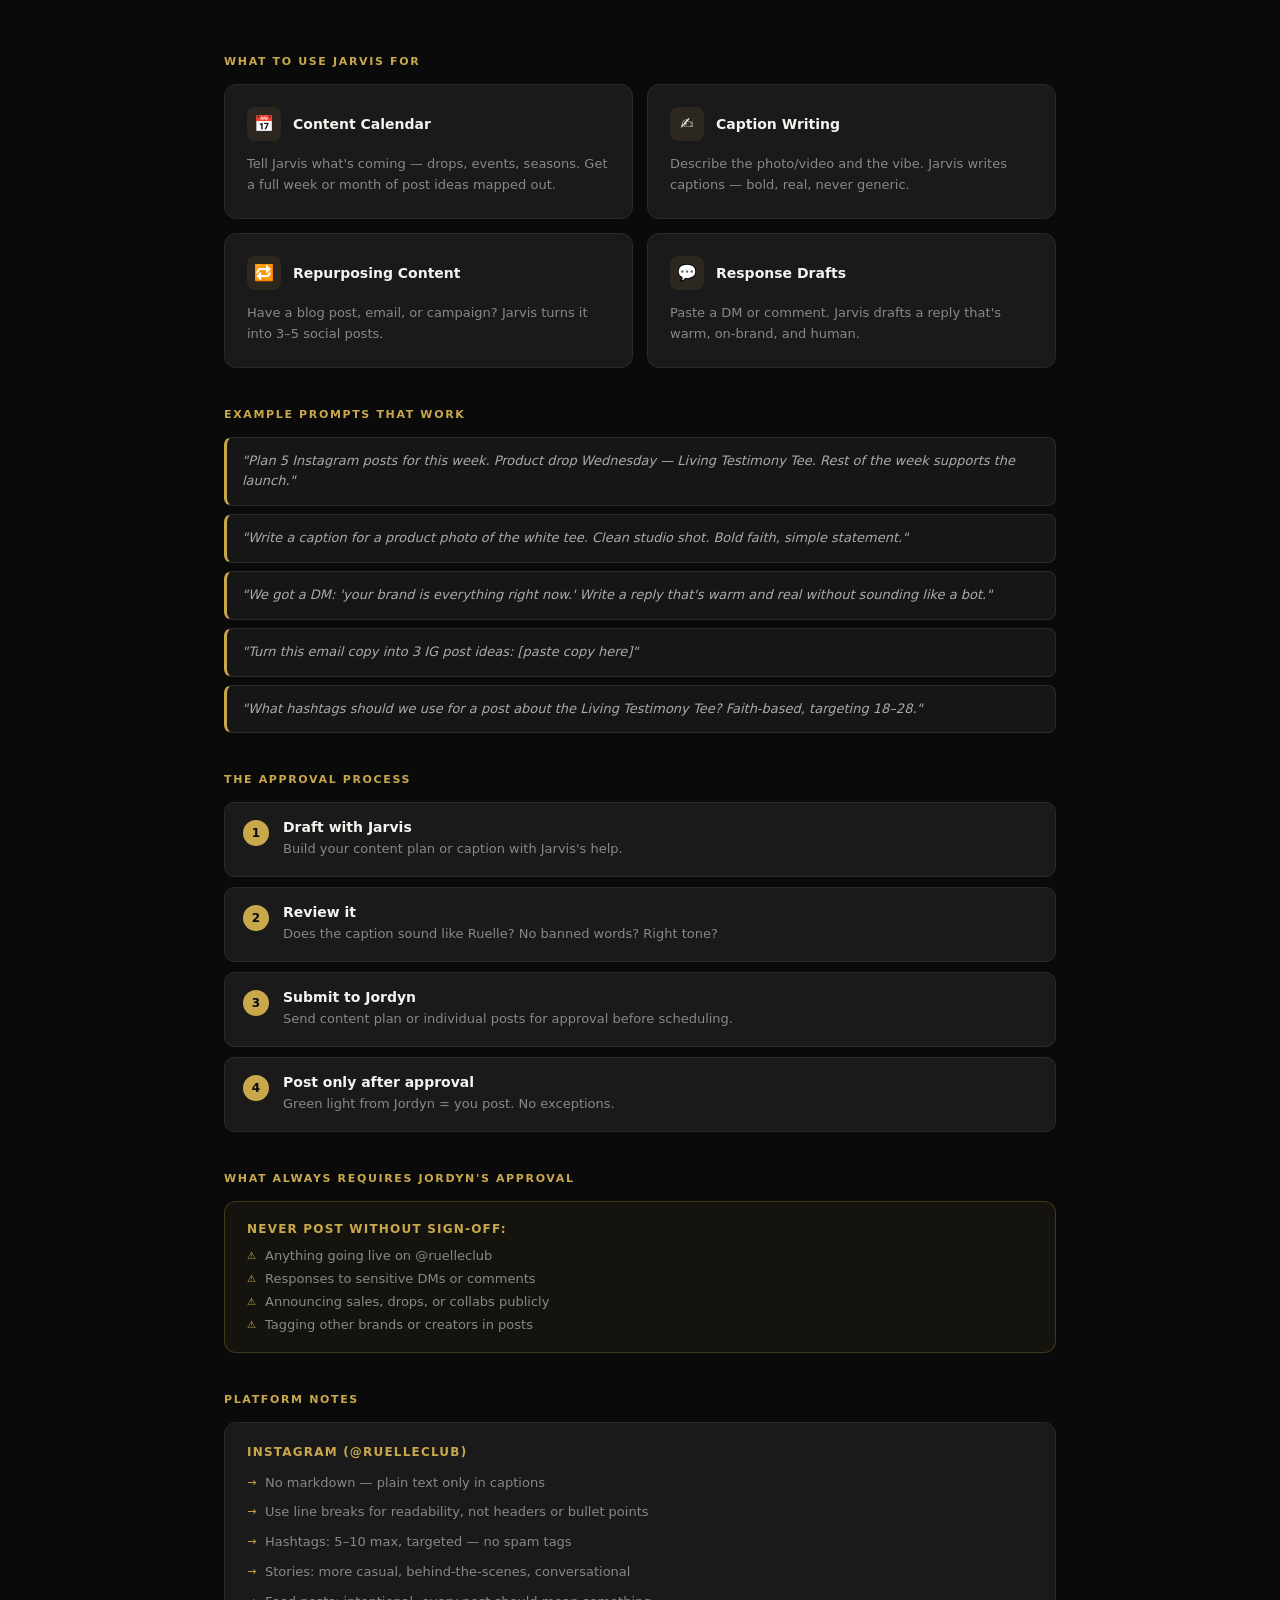
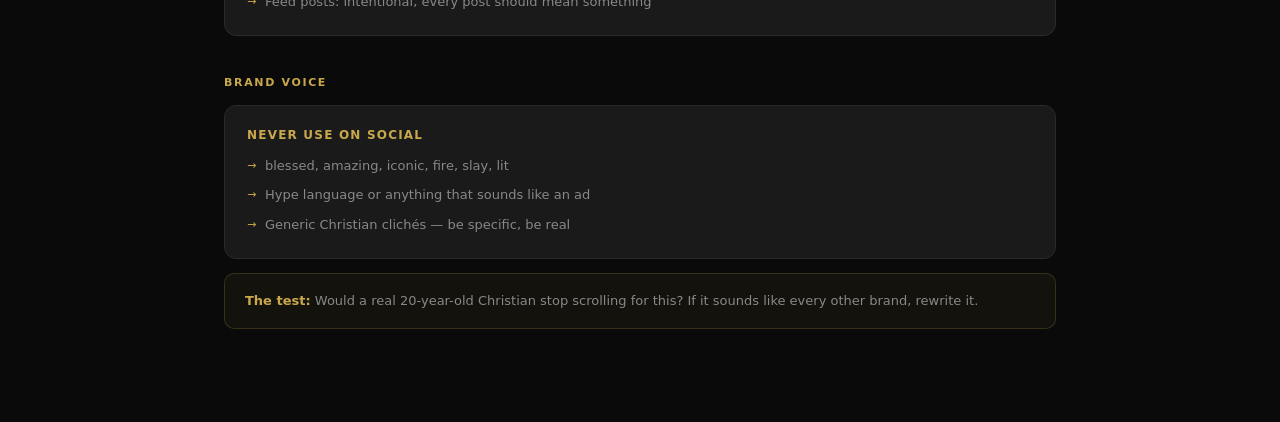
<file: social/index.html>
<!DOCTYPE html>
<html lang="en">
<head>
  <meta charset="UTF-8"/>
  <meta name="viewport" content="width=device-width, initial-scale=1.0"/>
  <title>Social — Ruelle Team Hub</title>
  <link rel="stylesheet" href="../_shared.css"/>
</head>
<body>
<nav>
  <a class="nav-logo" href="/ruelle-team-hub/">Ruelle</a>
  <div class="nav-links">
    <a class="nav-btn" href="/ruelle-team-hub/">Home</a>
    <a class="nav-btn" href="/ruelle-team-hub/partnerships/">Partnerships</a>
    <a class="nav-btn" href="/ruelle-team-hub/creative/">Creative</a>
    <a class="nav-btn active" href="/ruelle-team-hub/social/">Social</a>
    <a class="nav-btn" href="/ruelle-team-hub/faq/">FAQ</a>
  </div>
</nav>

<div class="page">
  <div class="section-header">
    <div class="role-tag">Role Guide</div>
    <h2>Social</h2>
    <p>You own Ruelle's presence on Instagram and beyond. Jarvis helps you plan, write, and stay consistent — so the feed always reflects the mission.</p>
  </div>

  <div class="section-title">First Week Checklist</div>
  <div class="checklist">
    <div class="check-item"><div class="check-box"></div><p><strong>Download Telegram</strong> — free on iPhone and Android</p></div>
    <div class="check-item"><div class="check-box"></div><p><strong>Open your agent link</strong> — Jordyn will send this to you</p></div>
    <div class="check-item"><div class="check-box"></div><p><strong>Send your intro</strong> — "Hi, I'm [name], Ruelle Social"</p></div>
    <div class="check-item"><div class="check-box"></div><p><strong>Read the Brand Voice section</strong> — know the words that are off-limits</p></div>
    <div class="check-item"><div class="check-box"></div><p><strong>Run a test</strong> — ask Jarvis to plan this week's content calendar</p></div>
    <div class="check-item"><div class="check-box"></div><p><strong>Review the approval process</strong> — nothing gets posted without Jordyn's green light</p></div>
  </div>

  <div class="section-title">Getting Access — Step by Step</div>
  <div class="steps">
    <div class="step"><div class="step-num">1</div><div class="step-content"><h4>Download Telegram</h4><p>Free on iPhone and Android. Just a phone number to register.</p></div></div>
    <div class="step"><div class="step-num">2</div><div class="step-content"><h4>Open your agent link</h4><p>Jordyn sends you the Social agent link. Tap it → hit <code>Start</code>.</p></div></div>
    <div class="step"><div class="step-num">3</div><div class="step-content"><h4>Send your intro</h4><p><code>"Hi, I'm [name], Ruelle Social."</code> — you're live.</p></div></div>
  </div>

  <div class="section-title">Your Scope</div>
  <div class="list-card">
    <h3>What You Own</h3>
    <ul>
      <li>Instagram feed and stories (@ruelleclub)</li>
      <li>Content calendar — weekly and monthly planning</li>
      <li>Caption writing and hashtag strategy</li>
      <li>Community engagement — comments, DMs, responses</li>
      <li>Tracking what's performing and flagging what's not</li>
    </ul>
  </div>

  <div class="section-title">Daily & Weekly Workflow</div>
  <div class="workflow">
    <div class="wf-day"><div class="wf-line"><div class="wf-dot"></div><div class="wf-bar"></div></div><div class="wf-content"><h4>Monday</h4><ul><li>Ask Jarvis to plan the week's content (5–7 posts)</li><li>Note any drops, events, or campaigns this week</li><li>Submit the content plan to Jordyn for approval</li></ul></div></div>
    <div class="wf-day"><div class="wf-line"><div class="wf-dot"></div><div class="wf-bar"></div></div><div class="wf-content"><h4>Daily</h4><ul><li>Check comments and DMs — flag anything sensitive to Jordyn</li><li>Ask Jarvis to draft responses you're unsure about</li><li>Post approved content on schedule</li></ul></div></div>
    <div class="wf-day"><div class="wf-line"><div class="wf-dot"></div><div class="wf-bar"></div></div><div class="wf-content"><h4>Friday</h4><ul><li>Review the week — what performed, what didn't</li><li>Tell Jarvis what worked so it adjusts next week's plan</li><li>Start prepping next week's calendar</li></ul></div></div>
  </div>

  <div class="section-title">What to Use Jarvis For</div>
  <div class="cards cards-2">
    <div class="card"><div class="card-header"><div class="card-icon">📅</div><h3>Content Calendar</h3></div><p>Tell Jarvis what's coming — drops, events, seasons. Get a full week or month of post ideas mapped out.</p></div>
    <div class="card"><div class="card-header"><div class="card-icon">✍️</div><h3>Caption Writing</h3></div><p>Describe the photo/video and the vibe. Jarvis writes captions — bold, real, never generic.</p></div>
    <div class="card"><div class="card-header"><div class="card-icon">🔁</div><h3>Repurposing Content</h3></div><p>Have a blog post, email, or campaign? Jarvis turns it into 3–5 social posts.</p></div>
    <div class="card"><div class="card-header"><div class="card-icon">💬</div><h3>Response Drafts</h3></div><p>Paste a DM or comment. Jarvis drafts a reply that's warm, on-brand, and human.</p></div>
  </div>

  <div class="section-title">Example Prompts That Work</div>
  <div class="prompt-grid">
    <div class="prompt">"Plan 5 Instagram posts for this week. Product drop Wednesday — Living Testimony Tee. Rest of the week supports the launch."</div>
    <div class="prompt">"Write a caption for a product photo of the white tee. Clean studio shot. Bold faith, simple statement."</div>
    <div class="prompt">"We got a DM: 'your brand is everything right now.' Write a reply that's warm and real without sounding like a bot."</div>
    <div class="prompt">"Turn this email copy into 3 IG post ideas: [paste copy here]"</div>
    <div class="prompt">"What hashtags should we use for a post about the Living Testimony Tee? Faith-based, targeting 18–28."</div>
  </div>

  <div class="section-title">The Approval Process</div>
  <div class="steps">
    <div class="step"><div class="step-num">1</div><div class="step-content"><h4>Draft with Jarvis</h4><p>Build your content plan or caption with Jarvis's help.</p></div></div>
    <div class="step"><div class="step-num">2</div><div class="step-content"><h4>Review it</h4><p>Does the caption sound like Ruelle? No banned words? Right tone?</p></div></div>
    <div class="step"><div class="step-num">3</div><div class="step-content"><h4>Submit to Jordyn</h4><p>Send content plan or individual posts for approval before scheduling.</p></div></div>
    <div class="step"><div class="step-num">4</div><div class="step-content"><h4>Post only after approval</h4><p>Green light from Jordyn = you post. No exceptions.</p></div></div>
  </div>

  <div class="section-title">What Always Requires Jordyn's Approval</div>
  <div class="approval-box">
    <h3>Never post without sign-off:</h3>
    <ul>
      <li>Anything going live on @ruelleclub</li>
      <li>Responses to sensitive DMs or comments</li>
      <li>Announcing sales, drops, or collabs publicly</li>
      <li>Tagging other brands or creators in posts</li>
    </ul>
  </div>

  <div class="section-title">Platform Notes</div>
  <div class="list-card">
    <h3>Instagram (@ruelleclub)</h3>
    <ul>
      <li>No markdown — plain text only in captions</li>
      <li>Use line breaks for readability, not headers or bullet points</li>
      <li>Hashtags: 5–10 max, targeted — no spam tags</li>
      <li>Stories: more casual, behind-the-scenes, conversational</li>
      <li>Feed posts: intentional, every post should mean something</li>
    </ul>
  </div>

  <div class="section-title">Brand Voice</div>
  <div class="list-card">
    <h3>Never Use on Social</h3>
    <ul>
      <li>blessed, amazing, iconic, fire, slay, lit</li>
      <li>Hype language or anything that sounds like an ad</li>
      <li>Generic Christian clichés — be specific, be real</li>
    </ul>
  </div>
  <div class="tip-box"><strong>The test:</strong> Would a real 20-year-old Christian stop scrolling for this? If it sounds like every other brand, rewrite it.</div>
</div>
</body>
</html>
</file>
<file: _shared.css>
* { margin: 0; padding: 0; box-sizing: border-box; }
:root {
  --black: #0a0a0a; --dark: #111; --card: #1a1a1a; --border: #2a2a2a;
  --gold: #c9a84c; --gold-light: #e8c97a; --white: #f5f3ef; --muted: #888;
  --font: 'Georgia', serif; --sans: system-ui, -apple-system, sans-serif;
}
body { background: var(--black); color: var(--white); font-family: var(--sans); min-height: 100vh; }
nav {
  position: sticky; top: 0; z-index: 100;
  background: rgba(10,10,10,0.95); backdrop-filter: blur(10px);
  border-bottom: 1px solid var(--border);
  padding: 0 24px; display: flex; align-items: center; justify-content: space-between; height: 60px;
}
.nav-logo { font-family: var(--font); font-size: 18px; color: var(--gold); letter-spacing: 0.15em; text-transform: uppercase; text-decoration: none; }
.nav-links { display: flex; gap: 4px; flex-wrap: wrap; }
.nav-btn {
  display: inline-block; background: none; border: none; color: var(--muted); font-size: 13px;
  padding: 7px 14px; border-radius: 6px; cursor: pointer; transition: all 0.2s;
  letter-spacing: 0.04em; font-family: var(--sans); text-decoration: none;
}
.nav-btn:hover { color: var(--white); background: var(--card); }
.nav-btn.active { color: var(--gold); background: var(--card); }
.page { padding: 48px 24px 80px; max-width: 880px; margin: 0 auto; }
.section-header { margin-bottom: 40px; }
.role-tag { display: inline-block; font-size: 11px; letter-spacing: 0.2em; text-transform: uppercase; color: var(--gold); margin-bottom: 10px; }
.section-header h2 { font-family: var(--font); font-size: 34px; font-weight: normal; margin-bottom: 10px; }
.section-header p { color: var(--muted); font-size: 15px; line-height: 1.7; max-width: 580px; }
.section-title { font-size: 11px; font-weight: 600; letter-spacing: 0.15em; text-transform: uppercase; color: var(--gold); margin: 40px 0 16px; }
.cards { display: grid; gap: 14px; margin-bottom: 8px; }
.cards-2 { grid-template-columns: repeat(auto-fit, minmax(280px, 1fr)); }
.card { background: var(--card); border: 1px solid var(--border); border-radius: 12px; padding: 22px; }
.card-header { display: flex; align-items: center; gap: 12px; margin-bottom: 12px; }
.card-icon { width: 34px; height: 34px; background: rgba(201,168,76,0.1); border-radius: 8px; display: flex; align-items: center; justify-content: center; font-size: 16px; }
.card h3 { font-size: 14px; font-weight: 600; }
.card p { font-size: 13px; color: var(--muted); line-height: 1.65; }
.steps { display: grid; gap: 10px; }
.step { display: flex; gap: 14px; align-items: flex-start; background: var(--card); border: 1px solid var(--border); border-radius: 10px; padding: 16px 18px; }
.step-num { min-width: 26px; height: 26px; background: var(--gold); color: var(--black); border-radius: 50%; display: flex; align-items: center; justify-content: center; font-size: 12px; font-weight: 700; margin-top: 1px; }
.step-content h4 { font-size: 14px; font-weight: 600; margin-bottom: 4px; }
.step-content p { font-size: 13px; color: var(--muted); line-height: 1.6; }
.step-content code { background: #222; padding: 2px 7px; border-radius: 4px; font-size: 12px; color: var(--gold-light); }
.list-card { background: var(--card); border: 1px solid var(--border); border-radius: 12px; padding: 22px; margin-bottom: 14px; }
.list-card h3 { font-size: 12px; font-weight: 600; color: var(--gold); text-transform: uppercase; letter-spacing: 0.1em; margin-bottom: 14px; }
.list-card ul { list-style: none; display: grid; gap: 9px; }
.list-card ul li { font-size: 13px; color: var(--muted); line-height: 1.6; padding-left: 18px; position: relative; }
.list-card ul li::before { content: '→'; position: absolute; left: 0; color: var(--gold); font-size: 11px; top: 1px; }
.list-card ul li strong { color: var(--white); }
.approval-box { background: rgba(201,168,76,0.06); border: 1px solid rgba(201,168,76,0.25); border-radius: 12px; padding: 20px 22px; margin-bottom: 14px; }
.approval-box h3 { font-size: 12px; font-weight: 600; color: var(--gold); text-transform: uppercase; letter-spacing: 0.1em; margin-bottom: 12px; }
.approval-box ul { list-style: none; display: grid; gap: 8px; }
.approval-box ul li { font-size: 13px; color: var(--muted); padding-left: 18px; position: relative; }
.approval-box ul li::before { content: '⚠'; position: absolute; left: 0; color: var(--gold); font-size: 10px; top: 2px; }
.prompt-grid { display: grid; gap: 8px; }
.prompt { background: #161616; border: 1px solid var(--border); border-left: 3px solid var(--gold); border-radius: 8px; padding: 13px 15px; font-size: 13px; color: #aaa; font-style: italic; line-height: 1.6; }
.faq { display: grid; gap: 10px; }
.faq-item { background: var(--card); border: 1px solid var(--border); border-radius: 10px; overflow: hidden; }
.faq-q { width: 100%; background: none; border: none; text-align: left; padding: 18px 20px; color: var(--white); font-size: 14px; font-weight: 600; cursor: pointer; display: flex; justify-content: space-between; align-items: center; font-family: var(--sans); }
.faq-q:hover { background: rgba(255,255,255,0.03); }
.faq-q .arrow { color: var(--gold); transition: transform 0.2s; font-size: 12px; }
.faq-q.open .arrow { transform: rotate(90deg); }
.faq-a { display: none; padding: 14px 20px 18px; font-size: 13px; color: var(--muted); line-height: 1.7; border-top: 1px solid var(--border); }
.faq-a.open { display: block; }
.workflow { display: grid; gap: 0; }
.wf-day { display: flex; gap: 0; }
.wf-line { display: flex; flex-direction: column; align-items: center; margin-right: 16px; }
.wf-dot { width: 10px; height: 10px; background: var(--gold); border-radius: 50%; margin-top: 5px; min-height: 10px; }
.wf-bar { width: 2px; background: var(--border); flex: 1; min-height: 20px; }
.wf-day:last-child .wf-bar { display: none; }
.wf-content { padding-bottom: 24px; }
.wf-content h4 { font-size: 13px; font-weight: 700; color: var(--gold); margin-bottom: 6px; text-transform: uppercase; letter-spacing: 0.08em; }
.wf-content ul { list-style: none; display: grid; gap: 5px; }
.wf-content ul li { font-size: 13px; color: var(--muted); padding-left: 16px; position: relative; }
.wf-content ul li::before { content: '·'; position: absolute; left: 4px; color: var(--muted); }
.checklist { display: grid; gap: 8px; }
.check-item { display: flex; align-items: flex-start; gap: 12px; background: var(--card); border: 1px solid var(--border); border-radius: 8px; padding: 14px 16px; }
.check-box { width: 18px; height: 18px; border: 2px solid var(--gold); border-radius: 4px; min-width: 18px; margin-top: 1px; }
.check-item p { font-size: 13px; color: var(--muted); line-height: 1.6; }
.check-item p strong { color: var(--white); }
.tip-box { background: rgba(201,168,76,0.05); border: 1px solid rgba(201,168,76,0.2); border-radius: 10px; padding: 16px 20px; margin-bottom: 14px; font-size: 13px; color: var(--muted); line-height: 1.7; }
.tip-box strong { color: var(--gold); }
@media (max-width: 600px) {
  .nav-links { gap: 2px; }
  .nav-btn { padding: 7px 9px; font-size: 11px; }
}
</file>
